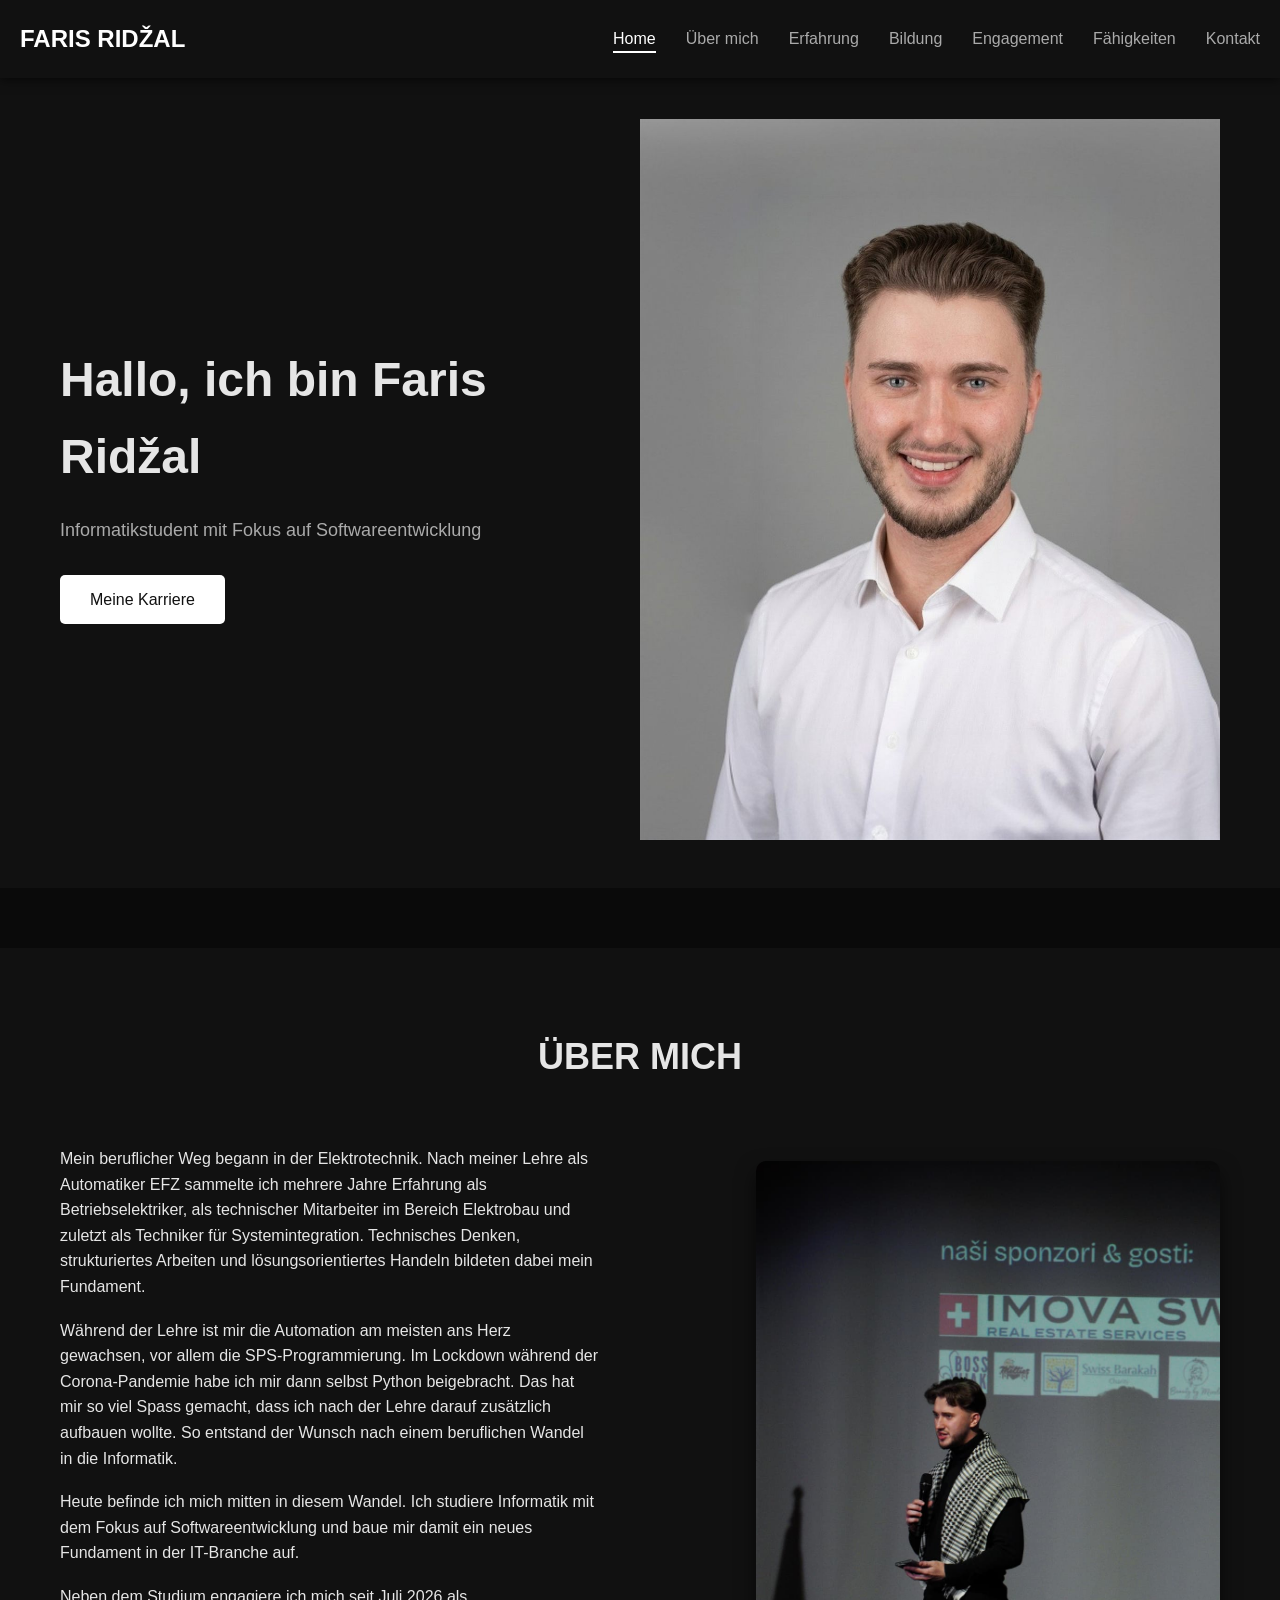
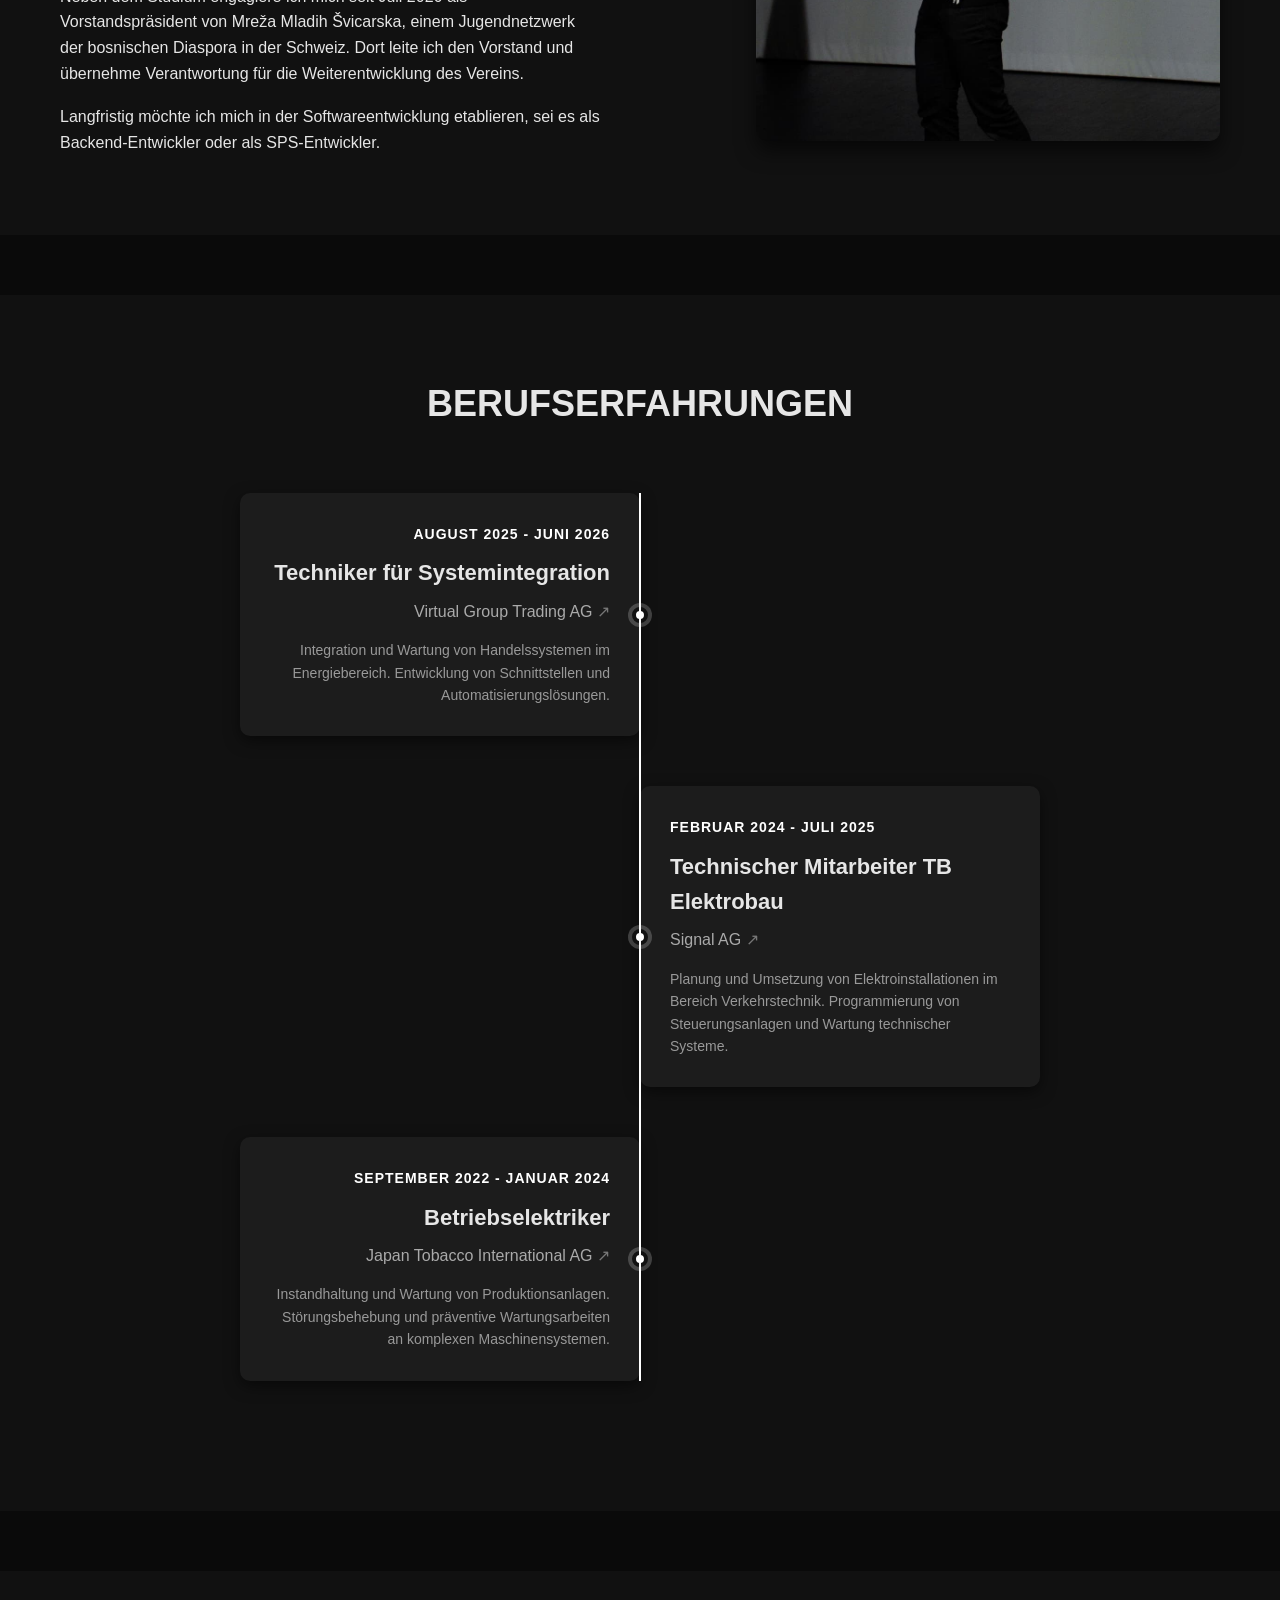
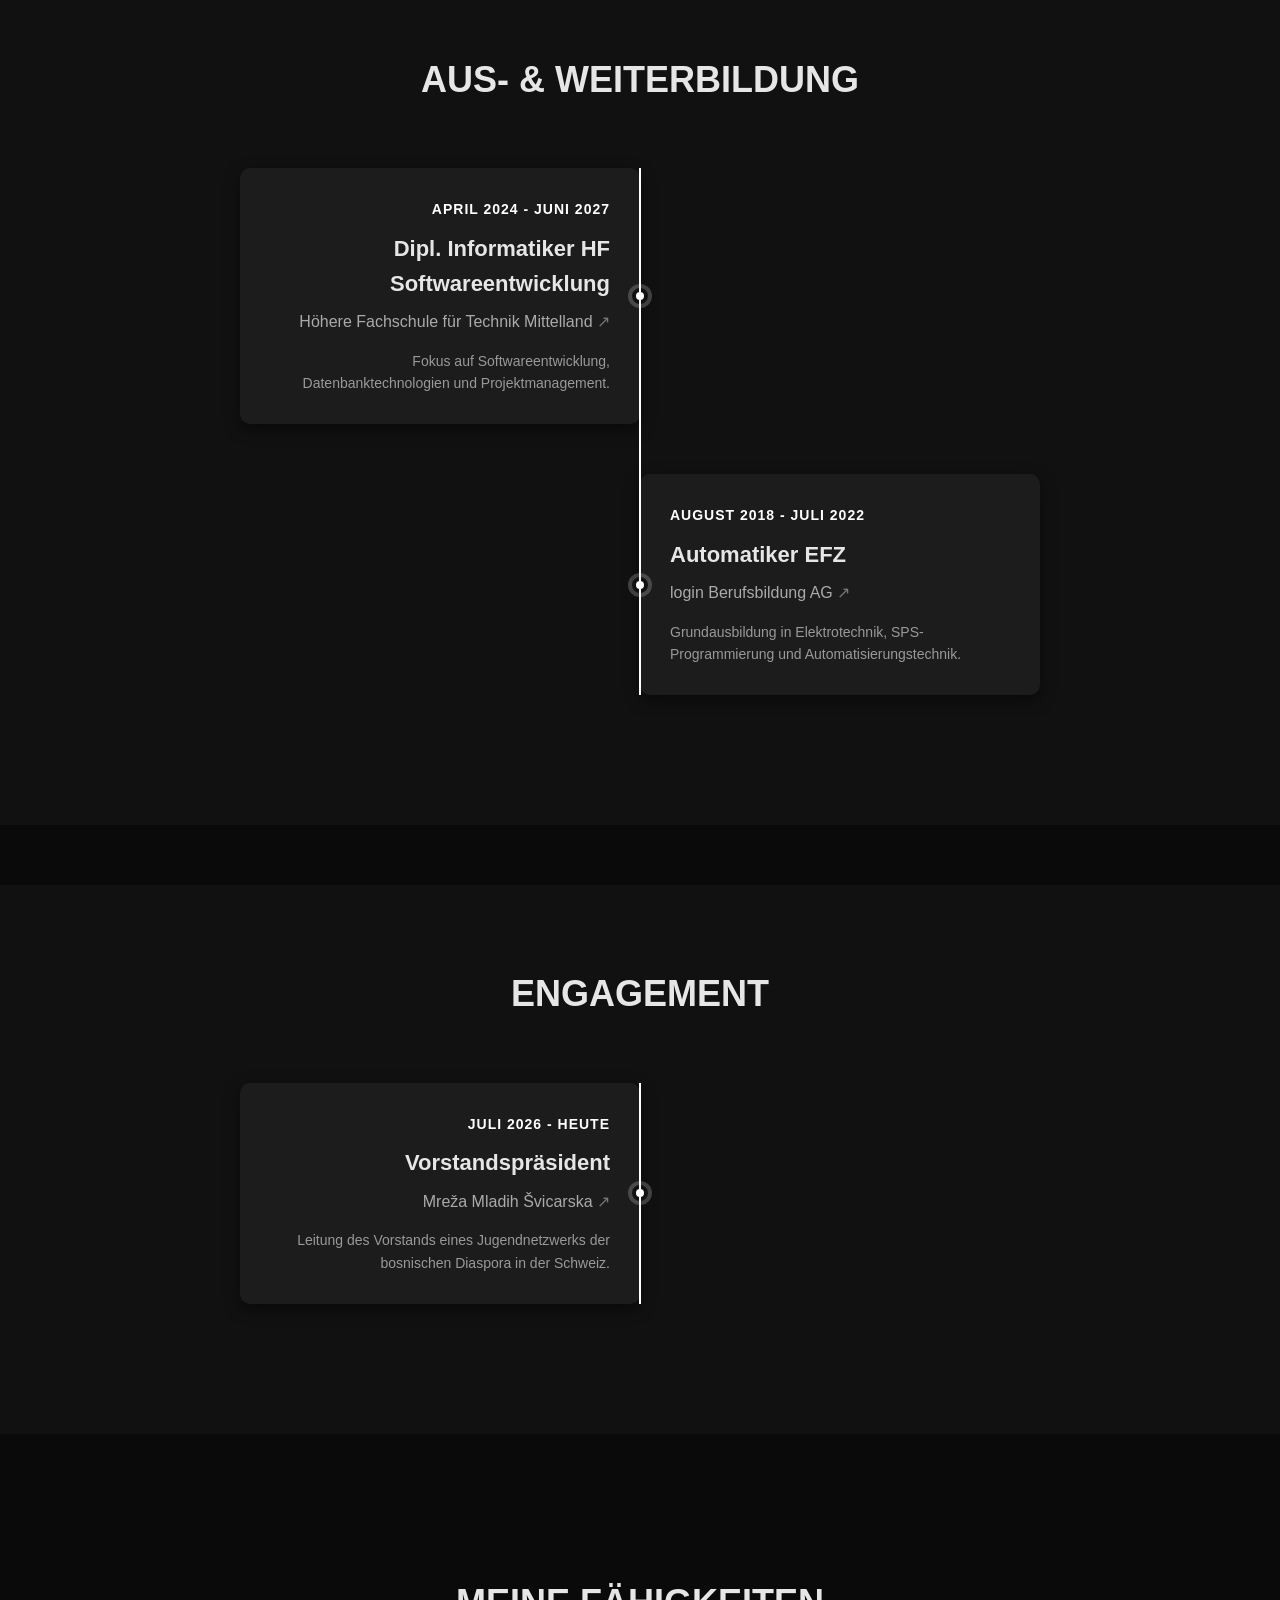
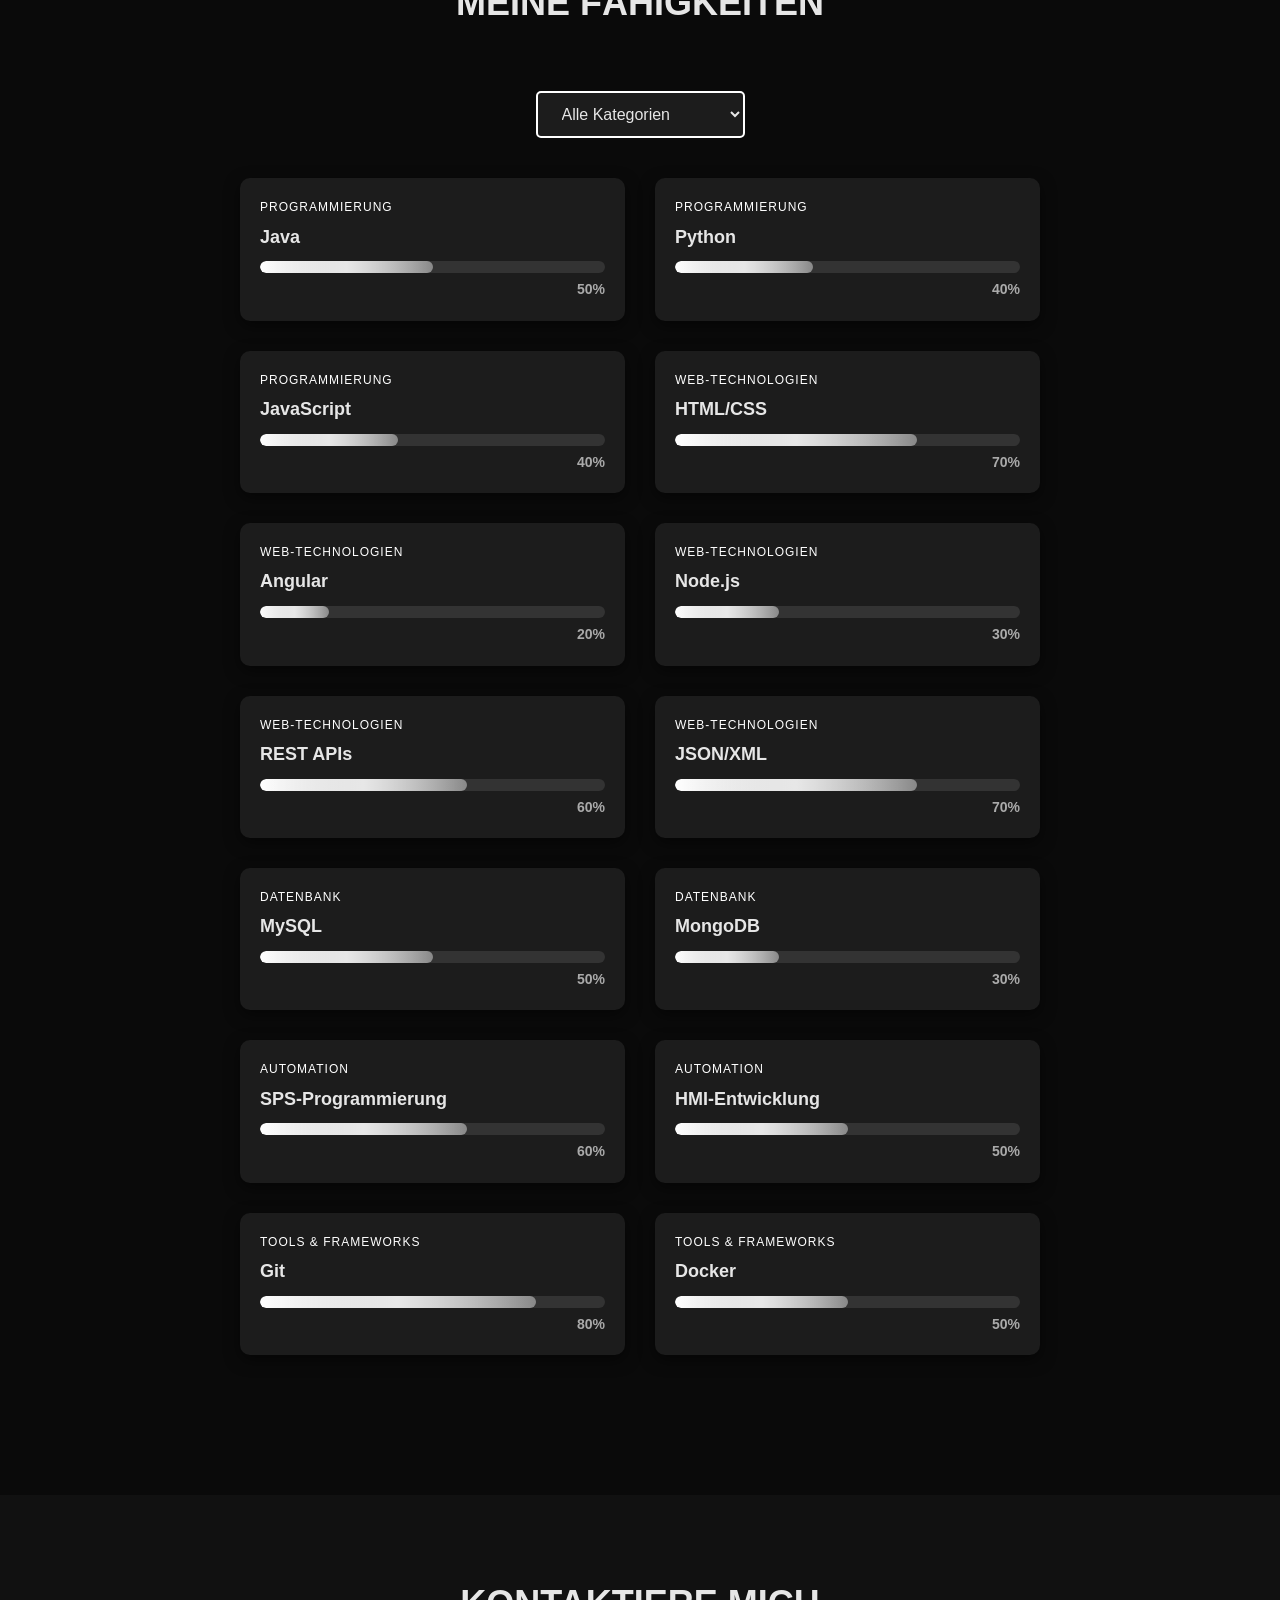
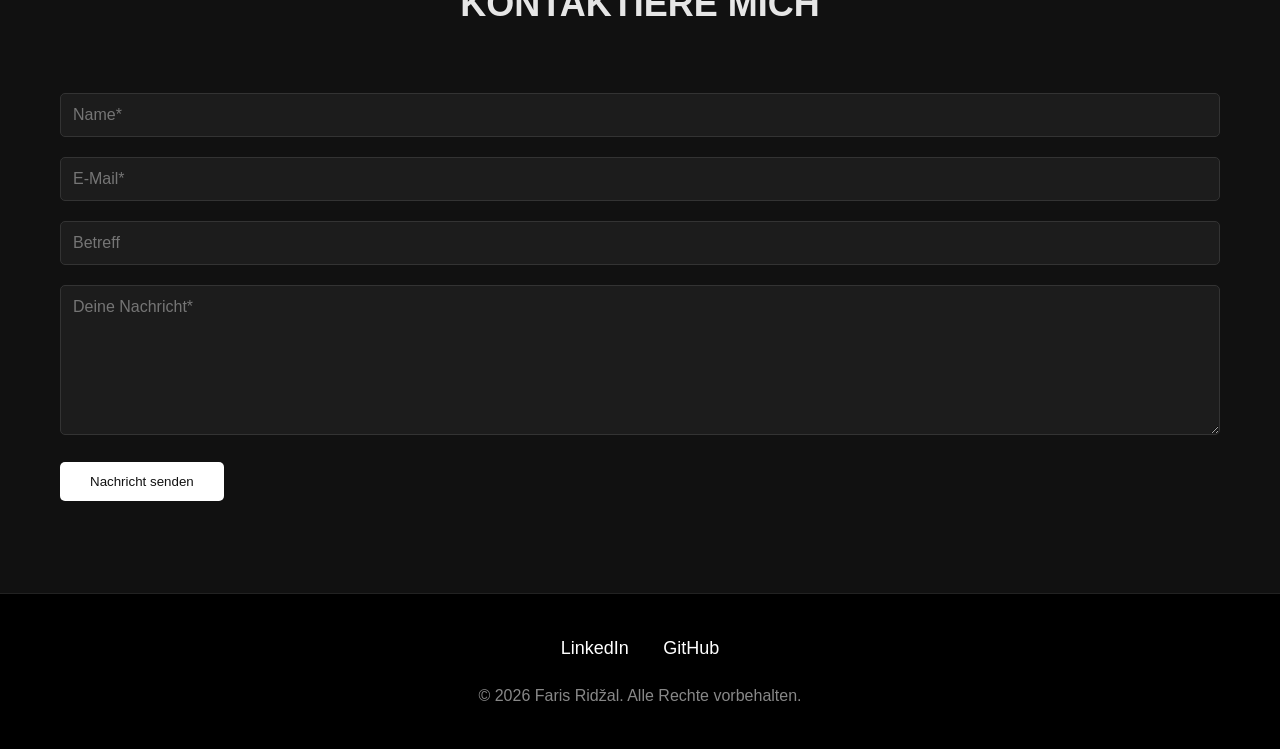
<file: src/index.html>
<!DOCTYPE html>
<html lang="de">

<head>
    <meta charset="UTF-8">
    <meta name="viewport" content="width=device-width, initial-scale=1.0">
    <title>CV - Faris Ridžal</title>
    <link rel="canonical" href="https://www.farisridzal.me/">
    <link rel="stylesheet" href="styles.css">

    <!-- SEO Meta Tags -->
    <meta name="description" content="Lebenslauf von Faris Ridžal. Informatikstudent mit Fokus auf Softwareentwicklung, C# Entwickler und Vorstandspräsident von Mreža Mladih Švicarska">
    <meta name="keywords"
        content="Informatikstudent, Systemintegration, CV, Lebenslauf, Informatik, Computer Science, Softwareentwicklung, Java, C#, Web, SQL, SPS, Schnittstellen">
    <meta name="author" content="Faris Ridžal">
    <meta name="robots" content="index, follow">
    <meta name="language" content="de">

    <!-- Open Graph / Facebook -->
    <meta property="og:type" content="website">
    <meta property="og:url" content="https://www.farisridzal.me/">
    <meta property="og:title" content="CV - Faris Ridžal">
    <meta property="og:description"
        content="Lebenslauf von Faris Ridžal. Informatikstudent mit Fokus auf Softwareentwicklung, C# Entwickler und Vorstandspräsident von Mreža Mladih Švicarska">
    <meta property="og:image" content="https://www.farisridzal.me/images/og-image.jpg">
    <meta property="og:image:width" content="1200">
    <meta property="og:image:height" content="630">
    <meta property="og:locale" content="de_DE">
    <meta property="og:site_name" content="CV - Faris Ridžal">

    <!-- Twitter Card -->
    <meta name="twitter:card" content="summary_large_image">
    <meta name="twitter:url" content="https://www.farisridzal.me/">
    <meta name="twitter:title" content="CV - Faris Ridžal">
    <meta name="twitter:description"
        content="Lebenslauf von Faris Ridžal. Informatikstudent mit Fokus auf Softwareentwicklung, C# Entwickler und Vorstandspräsident von Mreža Mladih Švicarska">
    <meta name="twitter:image" content="https://www.farisridzal.me/images/og-image.jpg">
    <meta name="twitter:creator" content="@farisridzal">

    <!-- Additional Meta Tags -->
    <meta name="theme-color" content="#111111">
    <meta name="msapplication-TileColor" content="#111111">
    <meta name="msapplication-navbutton-color" content="#111111">
    <meta name="apple-mobile-web-app-status-bar-style" content="black-translucent">
    <meta name="apple-mobile-web-app-capable" content="yes">
    <meta name="apple-mobile-web-app-title" content="CV -  Faris Ridžal">

    <!-- Favicon -->
    <link rel="icon" type="image/png" href="images/favicon/favicon-96x96.png" sizes="96x96">
    <link rel="icon" type="image/svg+xml" href="images/favicon/favicon.svg">
    <link rel="shortcut icon" href="images/favicon/favicon.ico" />
    <link rel="apple-touch-icon" sizes="180x180" href="images/favicon/apple-touch-icon.png">
    <link rel="manifest" href="images/favicon/site.webmanifest">

    <!-- Strukturierte Daten für Suchmaschinen -->
    <script type="application/ld+json">
    {
        "@context": "https://schema.org",
        "@type": "Person",
        "name": "Faris Ridžal",
        "url": "https://www.farisridzal.me/",
        "image": "https://www.farisridzal.me/images/profilbild.jpeg",
        "jobTitle": "Informatikstudent",
        "description": "Informatikstudent mit Fokus auf Softwareentwicklung",
        "knowsAbout": ["Softwareentwicklung", "Backend-Entwicklung", "SPS-Programmierung", "Automation", "Java", "Python"],
        "memberOf": {
            "@type": "Organization",
            "name": "Mreža Mladih Švicarska",
            "url": "https://mrezamladih.ch/ba/"
        },
        "sameAs": [
            "https://www.linkedin.com/in/faris-rid%C5%BEal-b81a13236/",
            "https://github.com/farisridzal"
        ]
    }
    </script>

</head>

<body>
    <!-- Header -->
    <header>
        <div class="nav-container">
            <a href="/" class="logo">FARIS RIDŽAL</a>
            <button class="mobile-menu-btn">☰</button>
            <nav id="main-nav">
                <ul>
                    <li><a href="#home">Home</a></li>
                    <li><a href="#about">Über mich</a></li>
                    <li><a href="#erfahrung">Erfahrung</a></li>
                    <li><a href="#bildung">Bildung</a></li>
                    <li><a href="#engagement">Engagement</a></li>
                    <li><a href="#skills">Fähigkeiten</a></li>
                    <li><a href="#contact">Kontakt</a></li>
                </ul>
            </nav>
        </div>
    </header>

    <!-- Hero Section -->
    <section class="hero" id="home">
        <div class="container">
            <div class="hero-content">
                <h1>Hallo, ich bin Faris Ridžal</h1>
                <p>Informatikstudent mit Fokus auf Softwareentwicklung</p>
                <a href="#erfahrung" class="btn">Meine Karriere</a>
            </div>
            <div class="hero-image">
                <img src="images/profilbild.jpeg" alt="Porträt von Faris Ridžal" width="1100" height="1367">
            </div>
        </div>
    </section>

    <!-- Über Mich Section -->
    <section class="about" id="about">
        <div class="container">
            <h2 class="section-title">ÜBER MICH</h2>
            <div class="about-content">
                <div class="about-text">
                    <p>Mein beruflicher Weg begann in der Elektrotechnik. Nach meiner Lehre als Automatiker EFZ sammelte
                        ich mehrere Jahre Erfahrung als Betriebselektriker, als technischer Mitarbeiter im Bereich
                        Elektrobau und zuletzt als Techniker für Systemintegration. Technisches Denken, strukturiertes Arbeiten und lösungsorientiertes Handeln bildeten
                        dabei mein Fundament.</p>
                    <p>Während der Lehre ist mir die Automation am meisten ans Herz gewachsen, vor allem die
                        SPS-Programmierung. Im Lockdown während der Corona-Pandemie habe ich mir dann selbst Python
                        beigebracht. Das hat mir so viel Spass gemacht, dass ich nach der Lehre darauf zusätzlich aufbauen wollte.
                        So entstand der Wunsch nach einem beruflichen Wandel in die Informatik.</p>
                    <p>Heute befinde ich mich mitten in diesem Wandel. Ich studiere Informatik mit dem Fokus auf
                        Softwareentwicklung und baue mir damit ein neues Fundament in der IT-Branche auf.</p>
                    <p>Neben dem Studium engagiere ich mich seit Juli 2026 als Vorstandspräsident von Mreža Mladih
                        Švicarska, einem Jugendnetzwerk der bosnischen Diaspora in der Schweiz. Dort leite ich den
                        Vorstand und übernehme Verantwortung für die Weiterentwicklung des Vereins.</p>
                    <p>Langfristig möchte ich mich in der Softwareentwicklung etablieren, sei es als
                        Backend-Entwickler oder als SPS-Entwickler.</p>
                </div>
                <div class="about-image">
                    <img src="images/ueber-mich.jpg" alt="Faris Ridžal bei einer Präsentation auf der Bühne" width="1000"
                        height="1500" decoding="async">
                </div>
            </div>
        </div>
    </section>

    <!-- Erfahrung Section -->
    <section class="timeline-section" id="erfahrung">
        <div class="container">
            <h2 class="section-title">BERUFSERFAHRUNGEN</h2>
            <div class="timeline">
                <div class="timeline-item">
                    <a href="https://www.vgt.energy/home/" target="_blank" class="timeline-link">
                        <div class="timeline-content">
                            <div class="timeline-date">August 2025 - Juni 2026</div>
                            <h3 class="timeline-title">Techniker für Systemintegration</h3>
                            <div class="timeline-company">Virtual Group Trading AG</div>
                            <div class="timeline-description">
                                Integration und Wartung von Handelssystemen im Energiebereich. Entwicklung von
                                Schnittstellen und Automatisierungslösungen.
                            </div>
                        </div>
                    </a>
                    <div class="timeline-dot"></div>
                </div>

                <div class="timeline-item">
                    <a href="https://www.signal.ch/" target="_blank" class="timeline-link">
                        <div class="timeline-content">
                            <div class="timeline-date">Februar 2024 - Juli 2025</div>
                            <h3 class="timeline-title">Technischer Mitarbeiter TB Elektrobau</h3>
                            <div class="timeline-company">Signal AG</div>
                            <div class="timeline-description">
                                Planung und Umsetzung von Elektroinstallationen im Bereich Verkehrstechnik.
                                Programmierung von Steuerungsanlagen und Wartung technischer Systeme.
                            </div>
                        </div>
                    </a>
                    <div class="timeline-dot"></div>
                </div>

                <div class="timeline-item">
                    <a href="https://www.jti.com/de/our-company/where-we-operate/switzerland/" target="_blank"
                        class="timeline-link">
                        <div class="timeline-content">
                            <div class="timeline-date">September 2022 - Januar 2024</div>
                            <h3 class="timeline-title">Betriebselektriker</h3>
                            <div class="timeline-company">Japan Tobacco International AG</div>
                            <div class="timeline-description">
                                Instandhaltung und Wartung von Produktionsanlagen. Störungsbehebung und präventive
                                Wartungsarbeiten an komplexen Maschinensystemen.
                            </div>
                        </div>
                    </a>
                    <div class="timeline-dot"></div>
                </div>
            </div>
        </div>
    </section>

    <!-- Bildung Section -->
    <section class="timeline-section" id="bildung">
        <div class="container">
            <h2 class="section-title">AUS- & WEITERBILDUNG</h2>
            <div class="timeline">
                <div class="timeline-item">
                    <a href="https://www.hftm.ch/de/" target="_blank" class="timeline-link">
                        <div class="timeline-content">
                            <div class="timeline-date">April 2024 - Juni 2027</div>
                            <h3 class="timeline-title">Dipl. Informatiker HF Softwareentwicklung</h3>
                            <div class="timeline-company">Höhere Fachschule für Technik Mittelland</div>
                            <div class="timeline-description">
                                Fokus auf Softwareentwicklung, Datenbanktechnologien und Projektmanagement.
                            </div>
                        </div>
                    </a>
                    <div class="timeline-dot"></div>
                </div>

                <div class="timeline-item">
                    <a href="https://www.login.org/de/" target="_blank" class="timeline-link">
                        <div class="timeline-content">
                            <div class="timeline-date">August 2018 - Juli 2022</div>
                            <h3 class="timeline-title">Automatiker EFZ</h3>
                            <div class="timeline-company">login Berufsbildung AG</div>
                            <div class="timeline-description">
                                Grundausbildung in Elektrotechnik, SPS-Programmierung und Automatisierungstechnik.
                            </div>
                        </div>
                    </a>
                    <div class="timeline-dot"></div>
                </div>
            </div>
        </div>
    </section>

    <!-- Engagement Section -->
    <section class="timeline-section" id="engagement">
        <div class="container">
            <h2 class="section-title">ENGAGEMENT</h2>
            <div class="timeline">
                <div class="timeline-item">
                    <a href="https://mrezamladih.ch/ba/" target="_blank" class="timeline-link">
                        <div class="timeline-content">
                            <div class="timeline-date">Juli 2026 - heute</div>
                            <h3 class="timeline-title">Vorstandspräsident</h3>
                            <div class="timeline-company">Mreža Mladih Švicarska</div>
                            <div class="timeline-description">
                                Leitung des Vorstands eines Jugendnetzwerks der bosnischen Diaspora in der Schweiz.
                            </div>
                        </div>
                    </a>
                    <div class="timeline-dot"></div>
                </div>
            </div>
        </div>
    </section>

    <!-- Skills Section -->
    <section class="skills" id="skills">
        <div class="container">
            <h2 class="section-title">MEINE FÄHIGKEITEN</h2>
            <div class="skills-filter">
                <select class="filter-select" id="category-filter">
                    <option value="alle">Alle Kategorien</option>
                    <option value="programmierung">Programmierung</option>
                    <option value="datenbank">Datenbank</option>
                    <option value="web">Web-Technologien</option>
                    <option value="automation">Automation</option>
                    <option value="tools">Tools & Frameworks</option>
                </select>
            </div>
            <div class="skills-container" id="skills-container">
            </div>
        </div>
    </section>

    <!-- Kontakt Section -->
    <section class="contact" id="contact">
        <div class="container">
            <h2 class="section-title">KONTAKTIERE MICH</h2>
            <form action="https://formspree.io/f/xvgqykjv" method="POST" id="contact-form">
                <div class="form-group">
                    <input type="text" class="form-control" name="name" placeholder="Name*" required>
                </div>
                <div class="form-group">
                    <input type="email" class="form-control" name="email" placeholder="E-Mail*" required>
                </div>
                <div class="form-group">
                    <input type="text" class="form-control" name="subject" placeholder="Betreff">
                </div>
                <div class="form-group">
                    <textarea class="form-control" name="message" placeholder="Deine Nachricht*" required></textarea>
                </div>
                <input type="hidden" name="_subject" value="Neue Nachricht über farisridzal.me">
                <input type="hidden" name="_honeypot" style="display:none">
                <button type="submit" class="btn">Nachricht senden</button>
                <p id="form-status" style="margin-top:12px;"></p>
            </form>
        </div>
    </section>

    <!-- Footer -->
    <footer>
        <div class="container">
            <div class="social-icons">
                <a href="https://www.linkedin.com/in/faris-rid%C5%BEal-b81a13236/" target="_blank">LinkedIn</a>
                <a href="https://github.com/farisridzal" target="_blank">GitHub</a>
            </div>
            <p class="copyright">© <span id="current-year">2026</span> Faris Ridžal. Alle Rechte vorbehalten.</p>
        </div>
    </footer>
    <script src="script.js"></script>
</body>

</html>
</file>
<file: src/styles.css>
* {
    margin: 0;
    padding: 0;
    box-sizing: border-box;
    font-family: 'Helvetica Neue', Arial, sans-serif;
}

:root {
    color-scheme: dark;
}

body {
    background-color: #0a0a0a;
    color: #e6e6e6;
    line-height: 1.6;
}

.container {
    max-width: 1200px;
    margin: 0 auto;
    padding: 0 20px;
}

/* Header-Stil */
header {
    background-color: #111;
    box-shadow: 0 2px 10px rgba(0, 0, 0, 0.6);
    position: sticky;
    top: 0;
    z-index: 100;
}

.nav-container {
    display: flex;
    justify-content: space-between;
    align-items: center;
    padding: 20px 20px;
    min-height: 70px;
}

.logo {
    font-weight: bold;
    font-size: 24px;
    color: #fff;
    text-decoration: none;
    flex-shrink: 0;
}

nav ul {
    display: flex;
    list-style: none;
}

nav ul li {
    margin-left: 30px;
}

nav ul li a {
    text-decoration: none;
    color: #aaa;
    font-weight: 500;
    padding-bottom: 4px;
    border-bottom: 2px solid transparent;
    transition: color 0.3s, border-color 0.3s;
}

nav ul li a:hover,
nav ul li a.active {
    color: #fff;
    border-bottom-color: #fff;
}

.mobile-menu-btn {
    display: none;
    background: none;
    border: none;
    font-size: 24px;
    cursor: pointer;
    padding: 5px;
    color: #fff;
}

/* Hero Section */
.hero {
    min-height: 90vh;
    display: flex;
    align-items: center;
    background-color: #111;
    margin-bottom: 60px;
}

.hero .container {
    display: flex;
    align-items: center;
}

.hero-content {
    width: 50%;
    padding-right: 40px;
}

.hero-image {
    width: 50%;
    overflow: hidden;
}

.hero-image img {
    width: 100%;
    height: auto;
    object-fit: cover;
}

.hero h1 {
    font-size: 48px;
    margin-bottom: 20px;
    font-weight: 700;
}

.hero p {
    font-size: 18px;
    margin-bottom: 30px;
    color: #aaa;
}

.btn {
    display: inline-block;
    padding: 12px 30px;
    background-color: #fff;
    color: #111;
    text-decoration: none;
    border-radius: 5px;
    font-weight: 500;
    transition: background-color 0.3s;
    border: none;
    cursor: pointer;
}

.btn:hover {
    background-color: #ccc;
}

/* Über Mich Section */
.about {
    padding: 80px 0;
    background-color: #111;
    margin-bottom: 60px;
}

.section-title {
    font-size: 36px;
    margin-bottom: 60px;
    text-align: center;
    color: #e6e6e6;
    font-weight: 700;
}

.about-content {
    display: flex;
    align-items: center;
    justify-content: space-between;
}

.about-text {
    width: 50%;
    padding-right: 40px;
}

.about-text p {
    margin-bottom: 18px;
}

.about-text p:last-child {
    margin-bottom: 0;
}

.about-image {
    width: 40%;
}

.about-image img {
    display: block;
    width: 100%;
    height: auto;
    aspect-ratio: 4 / 5;
    object-fit: cover;
    object-position: center 55%;
    border-radius: 10px;
    box-shadow: 0 10px 20px rgba(0, 0, 0, 0.6);
}

/* Timeline Sections - Erfahrung & Bildung */
.timeline-section {
    padding: 80px 0;
    background-color: #111;
    margin-bottom: 60px;
}

.timeline {
    position: relative;
    max-width: 800px;
    margin: 0 auto;
}

.timeline::after {
    content: '';
    position: absolute;
    width: 2px;
    background-color: #fff;
    top: 0;
    bottom: 0;
    left: 50%;
    margin-left: -1px;
}

.timeline-item {
    position: relative;
    margin-bottom: 50px;
    opacity: 0;
    transform: translateY(50px);
    transition: all 0.6s ease;
}

.timeline-item.animate {
    opacity: 1;
    transform: translateY(0);
}

.timeline-item:nth-child(odd) {
    padding-right: 50%;
    text-align: right;
}

.timeline-item:nth-child(even) {
    padding-left: 50%;
    text-align: left;
}

.timeline-content {
    background-color: #1c1c1c;
    padding: 30px;
    border-radius: 10px;
    box-shadow: 0 5px 15px rgba(0, 0, 0, 0.5);
    position: relative;
    transition: transform 0.3s ease;
}

.timeline-link {
    text-decoration: none;
    color: inherit;
    display: block;
}

.timeline-content:hover {
    transform: translateY(-5px);
}

.timeline-item:nth-child(odd) .timeline-content::after {
    content: '';
    position: absolute;
    top: 50%;
    right: -15px;
    margin-top: -15px;
    width: 0;
    height: 0;
    border: 15px solid transparent;
    border-left-color: #1c1c1c;
}

.timeline-item:nth-child(even) .timeline-content::after {
    content: '';
    position: absolute;
    top: 50%;
    left: -15px;
    margin-top: -15px;
    width: 0;
    height: 0;
    border: 15px solid transparent;
    border-right-color: #1c1c1c;
}

.timeline-date {
    font-size: 14px;
    color: #fff;
    font-weight: 600;
    margin-bottom: 10px;
    text-transform: uppercase;
    letter-spacing: 1px;
}

.timeline-title {
    font-size: 22px;
    font-weight: 700;
    margin-bottom: 8px;
    color: #e6e6e6;
}

.timeline-company {
    font-size: 16px;
    color: #aaa;
    font-weight: 500;
    margin-bottom: 15px;
}

.timeline-link .timeline-company::after {
    content: " \2197";
    color: #777;
    transition: color 0.3s;
}

.timeline-link:hover .timeline-company::after {
    color: #fff;
}

.timeline-description {
    font-size: 14px;
    color: #999;
    line-height: 1.6;
}

.timeline-dot {
    position: absolute;
    width: 16px;
    height: 16px;
    background-color: #fff;
    border: 4px solid #111;
    border-radius: 50%;
    top: 50%;
    left: 50%;
    transform: translate(-50%, -50%);
    z-index: 10;
    box-shadow: 0 0 0 4px rgba(255, 255, 255, 0.2);
}

/* Skills Section */
.skills {
    padding: 80px 0;
    background-color: #0a0a0a;
    margin-bottom: 60px;
}

.skills-filter {
    text-align: center;
    margin-bottom: 40px;
}

.filter-select {
    padding: 12px 20px;
    border: 2px solid #fff;
    border-radius: 5px;
    background-color: #1c1c1c;
    color: #e6e6e6;
    font-size: 16px;
    cursor: pointer;
    min-width: 200px;
}

.skills-container {
    display: grid;
    grid-template-columns: repeat(auto-fit, minmax(300px, 1fr));
    gap: 30px;
    max-width: 800px;
    margin: 0 auto;
}

.skill {
    background-color: #1c1c1c;
    padding: 20px;
    border-radius: 10px;
    box-shadow: 0 5px 15px rgba(0, 0, 0, 0.5);
    transition: all 0.3s ease;
    opacity: 1;
    transform: scale(1);
}

.skill.hidden {
    display: none;
}

.skill h3 {
    margin-bottom: 10px;
    color: #e6e6e6;
    font-size: 18px;
}

.skill-category {
    font-size: 12px;
    color: #fff;
    text-transform: uppercase;
    letter-spacing: 1px;
    margin-bottom: 5px;
}

.progress-bar {
    width: 100%;
    height: 12px;
    background-color: #333;
    border-radius: 6px;
    overflow: hidden;
    position: relative;
}

.progress {
    height: 100%;
    background: linear-gradient(90deg, #fff, #888);
    width: 0;
    transition: width 1.5s ease-in-out;
    border-radius: 6px;
    position: relative;
    overflow: hidden;
}

.progress::after {
    content: '';
    position: absolute;
    top: 0;
    left: 0;
    bottom: 0;
    right: 0;
    background: linear-gradient(90deg, transparent, rgba(255, 255, 255, 0.6), transparent);
    animation: shimmer 2s infinite;
}

@keyframes shimmer {
    0% {
        transform: translateX(-100%);
    }

    100% {
        transform: translateX(100%);
    }
}

@media (prefers-reduced-motion: reduce) {
    .progress {
        transition: none;
    }

    .progress::after {
        animation: none;
    }
}

.skill-percentage {
    text-align: right;
    margin-top: 5px;
    font-size: 14px;
    color: #aaa;
    font-weight: 600;
}

/* Kontakt-Formular */
.contact {
    padding: 80px 0;
    background-color: #111;
}

.form-group {
    margin-bottom: 20px;
}

.form-control {
    width: 100%;
    padding: 12px;
    border: 1px solid #333;
    background-color: #1c1c1c;
    color: #e6e6e6;
    border-radius: 5px;
    font-size: 16px;
}

textarea.form-control {
    min-height: 150px;
}

/* Footer */
footer {
    background-color: #000;
    border-top: 1px solid #222;
    color: #fff;
    padding: 40px 0;
    text-align: center;
}

.social-icons {
    margin-bottom: 20px;
}

.social-icons a {
    color: #fff;
    font-size: 18px;
    margin: 0 15px;
    text-decoration: none;
    transition: color 0.3s;
}

.social-icons a:hover {
    color: #999;
}

.copyright {
    color: #888;
}

/* Responsive Design */
@media (max-width: 768px) {
    .container {
        padding: 0 15px;
    }

    .nav-container {
        padding: 15px 15px;
        position: relative;
    }

    .logo {
        font-size: 20px;
    }

    nav {
        display: none;
        position: absolute;
        top: 100%;
        left: 0;
        right: 0;
        background-color: #111;
        box-shadow: 0 2px 10px rgba(0, 0, 0, 0.6);
        padding: 20px;
        z-index: 1000;
    }

    nav.active {
        display: block;
    }

    nav ul {
        flex-direction: column;
        align-items: center;
    }

    nav ul li {
        margin: 10px 0;
        margin-left: 0;
    }

    .mobile-menu-btn {
        display: block;
    }

    .hero {
        min-height: auto;
        padding: 40px 0;
        margin-bottom: 24px;
    }

    .about,
    .timeline-section,
    .skills,
    .contact {
        padding: 36px 0;
    }

    .about,
    .timeline-section,
    .skills {
        margin-bottom: 24px;
    }

    .hero .container {
        flex-direction: column;
        text-align: center;
    }

    .hero-content,
    .hero-image {
        width: 100%;
        padding-right: 0;
        margin-bottom: 30px;
    }

    .hero h1 {
        font-size: 32px;
    }

    .about-content {
        flex-direction: column-reverse;
        text-align: center;
    }

    .about-text,
    .about-image {
        width: 100%;
        padding-right: 0;
        margin-bottom: 30px;
    }

    .section-title {
        font-size: 28px;
        margin-bottom: 28px;
    }

    .skills-container {
        grid-template-columns: 1fr;
        gap: 20px;
    }

    /* Mobile Timeline */
    .timeline::after {
        left: 20px;
    }

    .timeline-item {
        padding-left: 50px;
        text-align: left;
    }

    .timeline-item:nth-child(odd) {
        padding-right: 0;
        text-align: left;
    }

    .timeline-item:nth-child(even) {
        padding-left: 50px;
    }

    .timeline-dot {
        left: 20px;
    }

    .timeline-item:nth-child(odd) .timeline-content::after,
    .timeline-item:nth-child(even) .timeline-content::after {
        left: -15px;
        border: 15px solid transparent;
        border-right-color: #1c1c1c;
        border-left-color: transparent;
    }
}

@media (max-width: 480px) {
    .container {
        padding: 0 10px;
    }

    .nav-container {
        padding: 10px;
    }

    .hero {
        padding: 20px 0;
        margin-bottom: 18px;
    }

    .about,
    .timeline-section,
    .skills,
    .contact {
        padding: 28px 0;
    }

    .about,
    .timeline-section,
    .skills {
        margin-bottom: 18px;
    }

    .hero h1 {
        font-size: 24px;
    }

    .hero p {
        font-size: 16px;
    }

    .section-title {
        font-size: 24px;
        margin-bottom: 22px;
    }

    .timeline-content {
        padding: 20px;
    }
}
</file>
